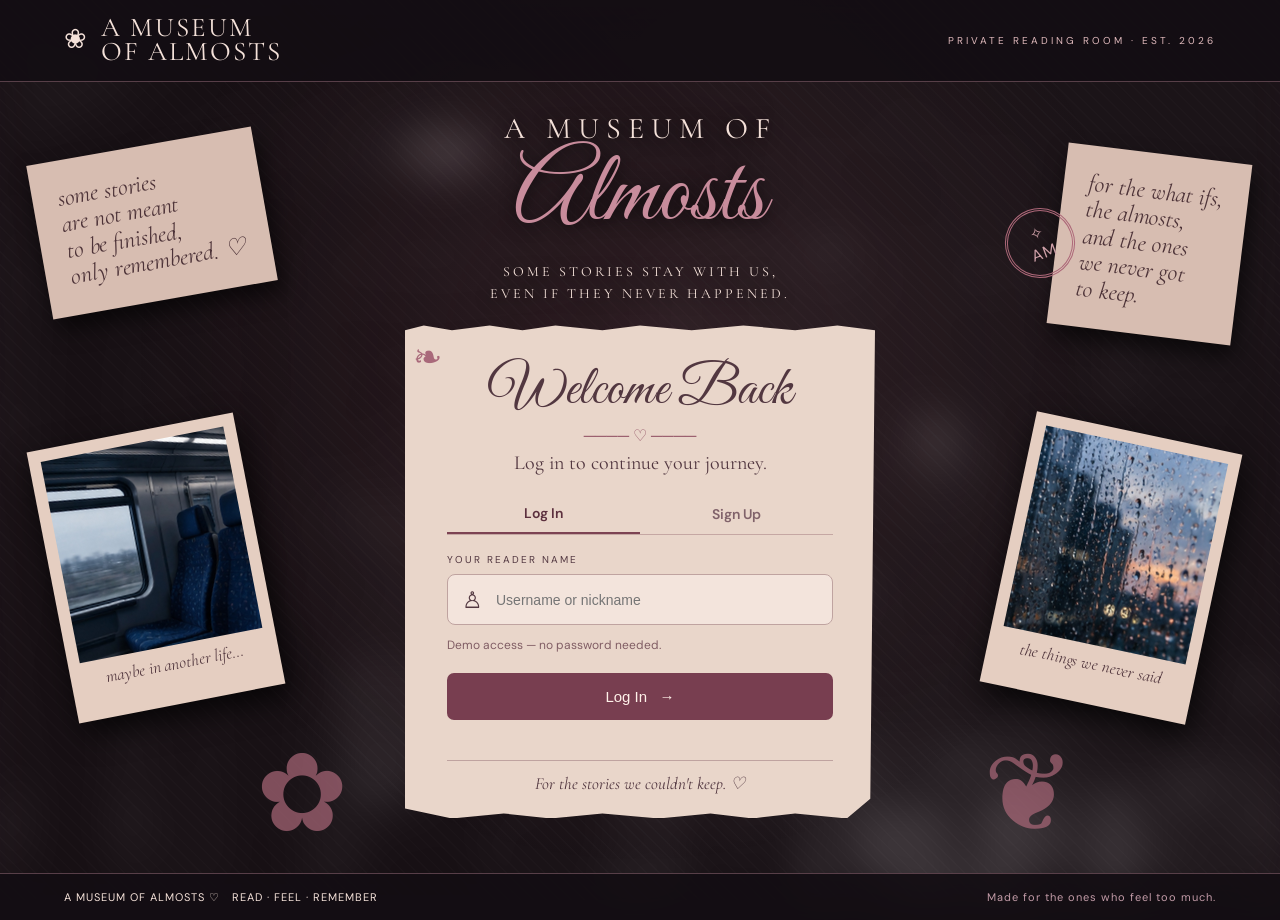
<file: index.html>
<!DOCTYPE html><html lang="en"><head><meta charset="UTF-8"><meta name="viewport" content="width=device-width, initial-scale=1.0"><meta name="description" content="A Museum of Almosts — stories that stay."><title>Home — A Museum of Almosts</title><link rel="preconnect" href="https://fonts.googleapis.com"><link href="https://fonts.googleapis.com/css2?family=DM+Sans:wght@400;500;600;700&family=Playfair+Display:ital,wght@0,500;0,600;0,700;1,500;1,600&display=swap" rel="stylesheet"><link rel="stylesheet" href="style.css"><script src="auth.js"></script></head><body><header class="site-header"><a class="brand" href="index.html"><span class="brand-icon">♧</span><span>A Museum of Almosts<small>Stories that stay</small></span></a><nav class="nav" id="mainNav"><a class="active" href="index.html">Home</a><a href="genres.html">Genres</a><a href="stories.html">Stories</a><a href="about.html">About</a></nav><button type="button" class="museum-logout" onclick="museumAccount.logout()" style="border:1px solid #b77c91;border-radius:20px;padding:9px 14px;background:transparent;color:inherit;cursor:pointer;margin:6px">Log out ↗</button><div class="header-tools"><label class="search-box"><span>⌕</span><input id="searchInput" type="search" placeholder="Search stories..." aria-label="Search stories"></label><button class="icon-button" id="themeToggle" aria-label="Toggle theme">☾</button><button class="menu-button" id="menuToggle" aria-label="Open menu">☰</button></div></header><main><section class="hero"><div class="hero-photo" role="img" aria-label="Rainy window, books and warm lamplight"></div><div class="hero-overlay"></div><div class="hero-copy"><p class="eyebrow">WELCOME TO A MUSEUM OF ALMOSTS</p><h1>Some stories<br>are not just read,<br>they are <em>felt.</em></h1><p class="hero-description">A collection of heartfelt stories for the ones who feel too much, think too much, and love too deeply.</p><div class="hero-actions"><a class="button primary" href="stories.html">Explore Stories <span>→</span></a><a class="button ghost" href="genres.html">Browse Genres</a></div><div class="hero-stats"><div><b>30+</b><span>Stories</span></div><div><b>8</b><span>Genres</span></div><div><b>∞</b><span>Emotions</span></div></div><p class="hand-note">Different stories.<br>Same feelings. ♡</p></div><aside class="hero-feature"><p class="eyebrow">EDITOR'S PICK · 01</p><img src="photo-01.jpg" alt="Rainy city seen through a window"><div><span class="genre-label">ROMANCE · DRAMA</span><h2>The Last Letter</h2><p>Some goodbyes arrive quietly. Some change everything.</p><a href="story.html?id=1" class="text-link">Open story ↗</a></div></aside></section></main><footer class="site-footer"><a class="brand" href="index.html"><span class="brand-icon">♧</span><span>A Museum of Almosts<small>Stories that stay</small></span></a><p>Read. Feel. Repeat.</p><span>© 2026 A Museum of Almosts · Fictional student project</span></footer><script src="stories.js"></script><script src="script.js"></script></body></html>
</file>
<file: style.css>
:root {
    --bg: #0d0d12;
    --panel: #15151d;
    --panel2: #1c1a24;
    --text: #f4edf0;
    --muted: #b7aeb9;
    --line: rgba(255,255,255,.13);
    --pink: #e6a5b7;
    --pink2: #f0bdc8;
    --ink: #17131a;
    --shadow: 0 20px 60px rgba(0,0,0,.32);
}

* {
    box-sizing: border-box;
}

html {
    scroll-behavior: smooth;
    scroll-padding-top: 85px;
}

body {
    margin: 0;
    background: var(--bg);
    color: var(--text);
    font-family: 'DM Sans', sans-serif;
    line-height: 1.55;
    transition: background .25s, color .25s;
}

body:not(.dark) {
    --bg: #f4eff0;
    --panel: #fffafa;
    --panel2: #eee4e7;
    --text: #282029;
    --muted: #766b74;
    --line: rgba(40,25,35,.14);
    --pink: #a94f6c;
    --pink2: #c97c93;
    --ink: #fff;
    --shadow: 0 20px 55px rgba(64,36,49,.12);
}

a {
    color: inherit;
    text-decoration: none;
}

button,
input {
    font: inherit;
}

button {
    cursor: pointer;
}

img {
    max-width: 100%;
}

/* ==========================================
   HEADER
========================================== */

.site-header {
    min-height: 72px;
    padding: 10px clamp(18px,4vw,64px);
    display: flex;
    align-items: center;
    justify-content: space-between;
    gap: 20px;
    border-bottom: 1px solid var(--line);
    position: sticky;
    top: 0;
    z-index: 50;
    background: var(--bg);
    background: color-mix(
        in srgb,
        var(--bg) 92%,
        transparent
    );
    backdrop-filter: blur(18px);
}

.brand {
    display: flex;
    align-items: center;
    gap: 10px;
    min-width: 0;
    font-family: 'Playfair Display', serif;
    font-size: 19px;
    line-height: 1.05;
}

.brand-icon {
    font-size: 29px;
    color: var(--pink);
    border: 1px solid var(--pink);
    width: 38px;
    height: 38px;
    flex-shrink: 0;
    display: grid;
    place-items: center;
    border-radius: 50%;
}

.brand small {
    display: block;
    font: 10px 'DM Sans', sans-serif;
    letter-spacing: .12em;
    color: var(--muted);
    margin-top: 5px;
}

.nav {
    display: flex;
    align-items: center;
    gap: clamp(14px,3vw,42px);
}

.nav a {
    font-size: 12px;
    color: var(--muted);
    padding: 15px 0;
    border-bottom: 2px solid transparent;
}

.nav a:hover,
.nav a.active {
    color: var(--text);
    border-color: var(--pink);
}

.header-tools {
    display: flex;
    align-items: center;
    gap: 12px;
}

.search-box {
    display: flex;
    align-items: center;
    gap: 8px;
    background: var(--panel2);
    border: 1px solid var(--line);
    border-radius: 30px;
    padding: 8px 13px;
    color: var(--muted);
    width: 180px;
}

.search-box input {
    background: transparent;
    border: 0;
    outline: 0;
    color: var(--text);
    width: 100%;
    min-width: 0;
    font-size: 11px;
}

.icon-button,
.menu-button {
    border: 0;
    background: transparent;
    color: var(--text);
    font-size: 20px;
    padding: 6px;
}

.menu-button {
    display: none;
}

/* ==========================================
   HERO SECTION
========================================== */

.hero {
    min-height: 570px;
    display: grid;
    grid-template-columns:
        minmax(0,1.35fr)
        minmax(270px,.65fr);
    position: relative;
    overflow: hidden;
    border-bottom: 1px solid var(--line);
}

/* ORIGINAL RAINY BACKGROUND */

.hero-photo {
    position: absolute;
    inset: 0 24% 0 0;
    background-image: url('photo-01.jpg');
    background-position: center 45%;
    background-size: cover;
    background-repeat: no-repeat;
    filter: saturate(.78);
}

/* DARK OVERLAY FOR READABLE TEXT */

.hero-overlay {
    position: absolute;
    inset: 0;
    background:
        linear-gradient(
            90deg,
            rgba(8,8,13,.94) 0%,
            rgba(8,8,13,.78) 38%,
            rgba(8,8,13,.25) 70%,
            rgba(8,8,13,.85) 100%
        ),
        linear-gradient(
            0deg,
            rgba(8,8,13,.7),
            transparent 50%
        );
}

body:not(.dark) .hero-overlay {
    background:
        linear-gradient(
            90deg,
            rgba(23,16,22,.88),
            rgba(23,16,22,.65) 46%,
            rgba(23,16,22,.25) 70%,
            rgba(23,16,22,.8)
        );
}

.hero-copy {
    position: relative;
    z-index: 1;
    padding:
        clamp(42px,7vw,100px)
        0
        36px
        clamp(22px,5vw,76px);
    max-width: 680px;
}

.eyebrow {
    font-size: 10px;
    letter-spacing: .24em;
    color: var(--pink);
    font-weight: 700;
    margin: 0 0 17px;
}

/* FIXED WHITE HEADING */

.hero h1 {
    font-family: 'Playfair Display', serif;
    font-size: clamp(40px,5.1vw,70px);
    font-weight: 400;
    line-height: 1.08;
    letter-spacing: -.035em;
    margin: 0 0 20px;
    max-width: 560px;

    color: #fff8f5 !important;

    text-shadow:
        0 3px 15px rgba(0,0,0,.8);
}

.hero h1 span,
.hero h1 strong {
    color: #fff8f5 !important;
}

.hero h1 em,
.hero h1 i {
    color: #f2a0bf !important;
    font-weight: 500;
}

.hero-description {
    font-family: 'Playfair Display', serif;
    font-size: 14px;
    line-height: 1.8;
    max-width: 390px;

    color: #fff1f5 !important;

    text-shadow:
        0 2px 8px rgba(0,0,0,.7);
}

.hero-copy > p:not(.eyebrow) {
    color: #fff1f5;
}

.hero-actions {
    display: flex;
    gap: 12px;
    margin-top: 25px;
    flex-wrap: wrap;
}

/* ==========================================
   BUTTONS
========================================== */

.button {
    display: inline-flex;
    align-items: center;
    justify-content: center;
    gap: 15px;
    padding: 12px 20px;
    border-radius: 30px;
    font-size: 11px;
    font-weight: 700;
    transition:
        transform .2s,
        background .2s;
}

.button:hover {
    transform: translateY(-2px);
}

.primary {
    background: var(--pink);
    color: #21151c;
}

.primary:hover {
    background: var(--pink2);
}

.ghost {
    border: 1px solid rgba(255,255,255,.42);
    color: #fff;
    background: rgba(0,0,0,.15);
}

/* ==========================================
   HERO STATISTICS
========================================== */

.hero-stats {
    display: flex;
    gap: 24px;
    margin-top: 46px;
}

.hero-stats div {
    border-right:
        1px solid rgba(255,255,255,.3);
    padding-right: 25px;
    display: flex;
    flex-direction: column;
}

.hero-stats div:last-child {
    border: 0;
}

.hero-stats b,
.hero-stats strong {
    font-family: 'Playfair Display', serif;
    font-size: 22px;
    color: #ffffff !important;
    text-shadow:
        0 2px 10px rgba(0,0,0,.7);
}

.hero-stats span {
    font-size: 10px;
    color: #f5e8ed !important;
}

.hand-note {
    position: absolute;
    bottom: 30px;
    left: 65%;
    font: italic 15px 'Playfair Display', serif;
    color: #f0c1d0;
    transform: rotate(-7deg);
}

/* ==========================================
   EDITOR'S PICK
========================================== */

.hero-feature {
    z-index: 2;
    align-self: stretch;
    background: rgba(12,12,18,.88);
    backdrop-filter: blur(15px);
    border-left:
        1px solid rgba(255,255,255,.16);
    padding: 35px clamp(20px,3vw,45px);
    display: flex;
    flex-direction: column;
    justify-content: center;
}

.hero-feature .eyebrow {
    font-size: 9px;
}

.hero-feature img {
    display: block;
    width: 100%;
    height: 185px;
    object-fit: cover;
    border-radius: 4px;
    filter: saturate(.78);
}

.genre-label {
    display: block;
    color: #f2a0bf;
    font-size: 9px;
    letter-spacing: .13em;
    margin-top: 18px;
}

.hero-feature h2 {
    font: 29px 'Playfair Display', serif;
    margin: 7px 0;
    color: #fff8f5 !important;
}

.hero-feature p:not(.eyebrow) {
    color: #f0dce5 !important;
    font-size: 12px;
}

.text-link {
    color: #f2a0bf;
    font-size: 11px;
    font-weight: 700;
    background: none;
    border: 0;
    padding: 0;
}

/* ==========================================
   GENERAL SECTIONS
========================================== */

.section-wrap {
    width: min(1320px,92%);
    margin: auto;
}

.featured,
.library-section {
    padding: 78px 0;
}

.section-title {
    display: flex;
    align-items: end;
    justify-content: space-between;
    gap: 24px;
    margin-bottom: 30px;
}

.section-title .eyebrow {
    margin-bottom: 8px;
}

.section-title h2,
.about-copy h2 {
    font-family: 'Playfair Display', serif;
    font-size: clamp(28px,3.2vw,42px);
    line-height: 1.15;
    margin: 0 0 9px;
}

.section-title h2 span,
.about-copy h2 span {
    color: var(--pink);
}

.section-title p:not(.eyebrow) {
    font-size: 12px;
    color: var(--muted);
    margin: 0;
}

/* ==========================================
   FEATURED STORIES
========================================== */

.featured-grid {
    display: grid;
    grid-template-columns:
        repeat(5,minmax(0,1fr));
    gap: 18px;
}

.feature-card {
    min-width: 0;
}

.feature-cover {
    height: 245px;
    display: block;
    position: relative;
    overflow: hidden;
    background: var(--panel2);
    border-radius: 4px;
}

.feature-cover img {
    width: 100%;
    height: 100%;
    object-fit: cover;
    transition: transform .5s;
    filter: saturate(.8);
}

.feature-cover::after {
    content: '';
    position: absolute;
    inset: 25% 0 0;
    background:
        linear-gradient(
            transparent,
            rgba(9,7,13,.88)
        );
}

.feature-cover:hover img,
.cover-link:hover img {
    transform: scale(1.06);
}

.cover-title {
    position: absolute;
    z-index: 1;
    bottom: 13px;
    left: 13px;
    right: 13px;
    font: 18px/1.12 'Playfair Display', serif;
    color: #fff;
}

.feature-card h3 {
    font: 16px 'Playfair Display', serif;
    margin: 11px 0 3px;
}

.feature-card p {
    font-size: 10px;
    color: var(--muted);
    margin: 0;
}

/* ==========================================
   GENRES
========================================== */

.genre-section {
    background: var(--panel);
    padding: 76px 0;
    border-top: 1px solid var(--line);
    border-bottom: 1px solid var(--line);
}

.genre-grid {
    display: grid;
    grid-template-columns:
        repeat(4,minmax(0,1fr));
    gap: 14px;
}

.genre-card {
    min-height: 175px;
    text-align: left;
    color: white;
    border: 1px solid rgba(255,255,255,.18);
    border-radius: 5px;
    padding: 18px;
    display: flex;
    flex-direction: column;
    justify-content: end;
    position: relative;
    overflow: hidden;

    background-image:
        linear-gradient(
            0deg,
            rgba(8,7,13,.88),
            rgba(8,7,13,.1)
        ),
        var(--genre-img);

    background-size: cover;
    background-position: center;

    transition:
        transform .25s,
        border .25s;
}

.genre-card:hover {
    transform: translateY(-4px);
    border-color: var(--pink);
}

.genre-card span {
    font-size: 8px;
    letter-spacing: .15em;
    color: #f1b7c8;
}

.genre-card b {
    font: 25px 'Playfair Display', serif;
    margin: 5px 0;
}

.genre-card small {
    font-size: 10px;
    color: #e4dbe0;
}

/* ==========================================
   STORY FILTERS
========================================== */

.filter-summary {
    display: flex;
    align-items: center;
    gap: 18px;
    color: var(--muted);
    font-size: 11px;
}

.genre-pills {
    display: flex;
    flex-wrap: wrap;
    gap: 8px;
    margin-bottom: 26px;
}

.genre-chip {
    border: 1px solid var(--line);
    background: var(--panel);
    color: var(--muted);
    padding: 8px 15px;
    border-radius: 25px;
    font-size: 10px;
}

.genre-chip:hover,
.genre-chip.active {
    background: var(--pink);
    color: #24151d;
    border-color: var(--pink);
}

/* ==========================================
   STORY LIBRARY
========================================== */

.book-grid {
    display: grid;
    grid-template-columns:
        repeat(5,minmax(0,1fr));
    gap: 27px 18px;
}

.book-card {
    min-width: 0;
    position: relative;
}

.cover-link {
    height: 260px;
    display: block;
    position: relative;
    overflow: hidden;
    background: var(--panel2);
    border-radius: 4px;
    box-shadow: var(--shadow);
}

.cover-link img {
    width: 100%;
    height: 100%;
    object-fit: cover;
    transition: transform .4s;
    filter: saturate(.78);
}

.cover-link::after {
    content: '';
    position: absolute;
    inset: 20% 0 0;
    background:
        linear-gradient(
            transparent,
            rgba(10,8,14,.88)
        );
}

.read-overlay {
    position: absolute;
    z-index: 1;
    left: 12px;
    bottom: 13px;
    color: #fff;
    font-size: 9px;
    letter-spacing: .13em;
}

.card-top {
    display: flex;
    justify-content: space-between;
    align-items: center;
    margin-top: 11px;
}

.genre-tag {
    font-size: 9px;
    color: var(--pink);
    letter-spacing: .06em;
}

.like-button {
    border: 0;
    background: none;
    color: var(--muted);
    font-size: 20px;
    padding: 0 3px;
}

.like-button.liked {
    color: var(--pink);
}

.book-title {
    font: 17px 'Playfair Display', serif;
    margin: 3px 0 2px;
}

.book-author {
    font-size: 10px;
    color: var(--muted);
    margin: 0 0 7px;
}

.book-synopsis {
    font-size: 10px;
    line-height: 1.55;
    color: var(--muted);
    margin: 0;

    display: -webkit-box;
    -webkit-line-clamp: 2;
    -webkit-box-orient: vertical;
    overflow: hidden;
}

.empty-state {
    grid-column: 1 / -1;
    padding: 40px;
    text-align: center;
    color: var(--muted);
}

/* ==========================================
   QUOTE SECTION
========================================== */

.quote-band {
    min-height: 280px;
    position: relative;
    display: grid;
    place-items: center;
    text-align: center;
    overflow: hidden;
}

.quote-photo {
    position: absolute;
    inset: 0;

    background:
        linear-gradient(
            rgba(8,7,12,.73),
            rgba(8,7,12,.8)
        ),
        url('photo-02.jpg') center 55% / cover;
}

.quote-content {
    position: relative;
    padding: 50px 20px;
}

.quote-mark {
    font: 70px 'Playfair Display', serif;
    color: var(--pink);
    height: 44px;
    display: block;
}

.quote-content p {
    font-family: 'Playfair Display', serif;
    font-size: clamp(24px,3vw,36px);
    line-height: 1.4;
    margin: 0 0 20px;
    color: #fff;
}

.quote-content em {
    color: var(--pink);
}

.quote-credit {
    font-size: 9px;
    letter-spacing: .2em;
    color: #d2c5ce;
}

/* ==========================================
   ABOUT SECTION
========================================== */

.about-section {
    display: grid;
    grid-template-columns: 1fr 1fr;
    gap: clamp(30px,7vw,100px);
    align-items: center;
    padding-top: 85px;
    padding-bottom: 85px;
}

.about-image {
    height: 360px;
    overflow: hidden;
    border-radius: 4px;
    position: relative;
}

.about-image::after {
    content: '';
    position: absolute;
    inset: 0;
    border: 1px solid rgba(255,255,255,.2);
    pointer-events: none;
}

.about-image img {
    width: 100%;
    height: 100%;
    object-fit: cover;
    filter: saturate(.7);
}

.about-copy h2 {
    font-size: clamp(32px,4vw,48px);
    margin-bottom: 20px;
}

.about-copy p:not(.eyebrow) {
    font-size: 13px;
    line-height: 1.9;
    color: var(--muted);
    max-width: 460px;
}

.about-copy .button {
    margin-top: 14px;
}

/* ==========================================
   FOOTER
========================================== */

.site-footer {
    border-top: 1px solid var(--line);
    padding: 28px 4%;
    display: flex;
    align-items: center;
    justify-content: space-between;
    gap: 20px;
    flex-wrap: wrap;
}

.site-footer p,
.site-footer > span {
    font-size: 10px;
    color: var(--muted);
}

/* ==========================================
   STORY READING PAGE
========================================== */

.reader-wrap {
    width: min(1040px,92%);
    margin: 35px auto 90px;
}

.back-link {
    font-size: 11px;
    color: var(--muted);
    display: inline-block;
    margin-bottom: 25px;
}

.story-detail {
    display: grid;
    grid-template-columns:
        minmax(220px,.72fr)
        1.28fr;
    gap: clamp(25px,5vw,65px);
    align-items: center;
    margin-bottom: 45px;
}

.story-poster {
    width: 100%;
    max-height: 470px;
    object-fit: cover;
    border-radius: 4px;
    box-shadow: var(--shadow);
}

.story-info h1 {
    font-family: 'Playfair Display', serif;
    font-size: clamp(35px,5vw,60px);
    line-height: 1.08;
    margin: 0 0 12px;
}

.story-meta {
    font-size: 12px;
    color: var(--muted);
}

.story-synopsis {
    font: 16px/1.8 'Playfair Display', serif;
    color: var(--muted);
}

.story-actions {
    display: flex;
    flex-wrap: wrap;
    gap: 10px;
    margin: 24px 0;
}

.story-actions button,
.reader-bottom button {
    border: 0;
}

.secondary-button {
    border: 1px solid var(--line) !important;
    background: transparent;
    color: var(--text);
    border-radius: 30px;
    padding: 11px 16px;
    font-size: 11px;
}

.synopsis-panel {
    border-top: 1px solid var(--line);
    padding-top: 10px;
}

.scene-image {
    width: 100%;
    height: 350px;
    object-fit: cover;
    border-radius: 4px;
    filter: saturate(.75);
    margin-bottom: 35px;
}

.chapter-box {
    width: min(760px,100%);
    margin: 0 auto;
    background: var(--panel);
    border: 1px solid var(--line);
    padding: clamp(25px,5vw,65px);
    border-radius: 5px;
}

.chapter-kicker {
    font-size: 9px;
    letter-spacing: .18em;
    color: var(--pink);
}

.chapter-box h2 {
    font: 36px 'Playfair Display', serif;
    margin: 8px 0 20px;
}

.reading-progress {
    height: 3px;
    background: var(--panel2);
    margin: 25px 0 7px;
}

.reading-progress span {
    height: 100%;
    width: 0;
    background: var(--pink);
    display: block;
    transition: width .15s;
}

.progress-label {
    font-size: 10px;
    color: var(--muted);
    text-align: right;
}

.story-copy {
    font: 17px/2 'Playfair Display', serif;
    margin-top: 35px;
}

.story-copy p {
    margin: 0 0 24px;
}

.end-note {
    border-top: 1px solid var(--line);
    padding: 22px 0;
    color: var(--pink);
    font: italic 15px 'Playfair Display', serif;
}

.reader-bottom {
    display: flex;
    justify-content: space-between;
    gap: 10px;
    flex-wrap: wrap;
}

.reader-bottom .primary {
    border: 0;
}

.dark {
    color-scheme: dark;
}

/* ==========================================
   LARGE SCREENS
========================================== */

@media (min-width: 1400px) {

    .hero {
        min-height: 620px;
    }

    .hero-copy {
        padding-top: 100px;
    }

    .cover-link {
        height: 300px;
    }

    .feature-cover {
        height: 275px;
    }
}

/* ==========================================
   TABLETS
========================================== */

@media (max-width: 1000px) {

    .brand {
        min-width: auto;
    }

    .nav {
        gap: 17px;
    }

    .search-box {
        width: 145px;
    }

    .featured-grid {
        grid-template-columns:
            repeat(3,minmax(0,1fr));
    }

    .book-grid {
        grid-template-columns:
            repeat(4,minmax(0,1fr));
    }

    .cover-link {
        height: 250px;
    }

    .hero {
        grid-template-columns: 1fr 290px;
    }

    .hero-photo {
        right: 20%;
    }

    .hero-copy {
        padding-left: 28px;
    }

    .hero-feature {
        padding: 25px 20px;
    }

    .genre-grid {
        grid-template-columns:
            repeat(4,minmax(0,1fr));
    }
}

/* ==========================================
   MOBILE PHONES
========================================== */

@media (max-width: 700px) {

    .site-header {
        min-height: 64px;
</file>
<file: login.css>
*{box-sizing:border-box}html{min-height:100%}body{margin:0;background:#1d1419;color:#f4e1d9;font-family:'DM Sans',sans-serif;min-height:100vh;overflow-x:hidden}body:before{content:'';position:fixed;inset:0;background:radial-gradient(circle at 50% 40%,#6b414a55,transparent 60%),repeating-linear-gradient(45deg,#0000 0 7px,#ffffff05 8px 9px);pointer-events:none}.grain{position:fixed;inset:0;opacity:.2;pointer-events:none;background-image:url('photo-02.jpg');background-size:cover;filter:grayscale(1) blur(20px)}header,footer{position:relative;z-index:4;display:flex;justify-content:space-between;align-items:center;background:#130e13e8;padding:16px max(24px,5vw);border-bottom:1px solid #bd8b9966}.logo{font-family:'Cormorant Garamond',serif;display:flex;align-items:center;gap:12px;font-size:27px;letter-spacing:2px;line-height:.9}.logo:first-letter{color:#cf91a0}.head-right{font-size:10px;letter-spacing:3px;color:#dfb9bc}.stage{min-height:790px;position:relative;display:grid;place-items:center;padding:28px 18px 55px}.backdrop{position:absolute;inset:0;overflow:hidden;pointer-events:none}.paper{background:#d7bdb1;color:#4d3338;box-shadow:4px 12px 22px #0009}.note{position:absolute;font-family:'Cormorant Garamond',serif;font-size:24px;font-style:italic;padding:25px;line-height:1.1}.n1{top:8%;left:3%;transform:rotate(-10deg)}.n2{top:9%;right:3%;transform:rotate(7deg)}.polaroid{position:absolute;background:#e5cec1;padding:12px 12px 30px;width:210px;box-shadow:4px 12px 30px #000b;color:#553a41;text-align:center;font-family:'Cormorant Garamond',serif;font-style:italic;font-size:17px}.polaroid img{width:100%;height:205px;object-fit:cover;display:block;margin-bottom:8px}.p1{left:4%;top:44%;transform:rotate(-11deg)}.p2{right:5%;top:44%;transform:rotate(12deg)}.flower,.rose{position:absolute;font-size:110px;color:#ac687a;opacity:.7;bottom:1%}.flower{left:20%}.rose{right:16%}.stamp{position:absolute;right:16%;top:16%;width:70px;height:70px;border:3px double #ad6879;border-radius:50%;display:grid;place-items:center;text-align:center;transform:rotate(-20deg);color:#cfa0a8}.content{position:relative;z-index:2;max-width:470px;width:100%;text-align:center}.hero-title{margin:0 auto 20px;text-shadow:0 3px 15px #100b0d}.hero-title div{font-family:'Cormorant Garamond',serif;font-size:30px;letter-spacing:7px}.hero-title strong{display:block;font-family:'Great Vibes',cursive;font-size:100px;line-height:1;color:#c88c9c;font-weight:400}.hero-title p{font-family:'Cormorant Garamond',serif;letter-spacing:3px;font-size:14px;line-height:1.6}.form-paper{position:relative;background:#e9d6ca;color:#523740;padding:30px 42px 24px;box-shadow:0 18px 50px #000a;clip-path:polygon(0 1%,4% 0,10% 1%,18% 0,25% 1%,32% 0,42% 1%,50% 0,61% 1%,72% 0,83% 1%,92% 0,100% 1%,99% 96%,94% 100%,83% 99%,74% 100%,65% 99%,54% 100%,42% 99%,31% 100%,21% 99%,10% 100%,0 98%)}.butterfly{position:absolute;left:8px;top:9px;font-size:35px;color:#a9697a}.form-paper h1{font-family:'Great Vibes',cursive;font-size:56px;font-weight:400;margin:0}.ornament{color:#965869}.subtitle{font-family:'Cormorant Garamond',serif;font-size:20px;margin:5px 0 19px}.tabs{display:flex;border-bottom:1px solid #c5a7a3;margin-bottom:18px}.tabs button{width:50%;padding:10px;border:0;background:transparent;font:600 14px 'DM Sans',sans-serif;color:#80626a;cursor:pointer}.tabs button.active{color:#5c303e;border-bottom:2px solid #7c4353}.form-paper label{display:block;text-align:left;font-size:10px;letter-spacing:2px;margin-bottom:8px}.input-row{display:flex;align-items:center;border:1px solid #bfa3a0;border-radius:8px;background:#f3e4dc;padding:0 14px}.input-row span{font-size:23px}.input-row input{width:100%;height:49px;background:transparent;border:0;outline:none;padding-left:13px;color:#4d3338;font-size:14px}.helper{font-size:12px;color:#805d64;text-align:left}.submit{background:#783e50;color:#fff1e9;width:100%;border:0;border-radius:7px;padding:15px;cursor:pointer;font-size:15px;margin-top:8px}.submit:hover{background:#602b3d}.error{color:#a52439;font-size:12px;min-height:16px}.foot{border-top:1px solid #bfa3a0;padding-top:12px;font:italic 17px 'Cormorant Garamond',serif}footer{font-size:11px;letter-spacing:1px;border-top:1px solid #bd8b9966;border-bottom:0}footer span{color:#c39ca8}@media(max-width:760px){.head-right,footer span{display:none}.logo{font-size:19px}.stage{min-height:770px;padding:28px 12px}.hero-title div{font-size:23px}.hero-title strong{font-size:75px}.hero-title p{font-size:11px}.form-paper{padding:28px 26px 24px}.form-paper h1{font-size:49px}.polaroid{width:125px;opacity:.4}.polaroid img{height:115px}.p1{left:-55px;top:42%}.p2{right:-55px;top:42%}.note{font-size:16px;padding:15px;opacity:.55}.n1{left:-20px;top:5%}.n2{right:-30px;top:5%}.flower,.rose{font-size:65px}.stamp{display:none}}
</file>
